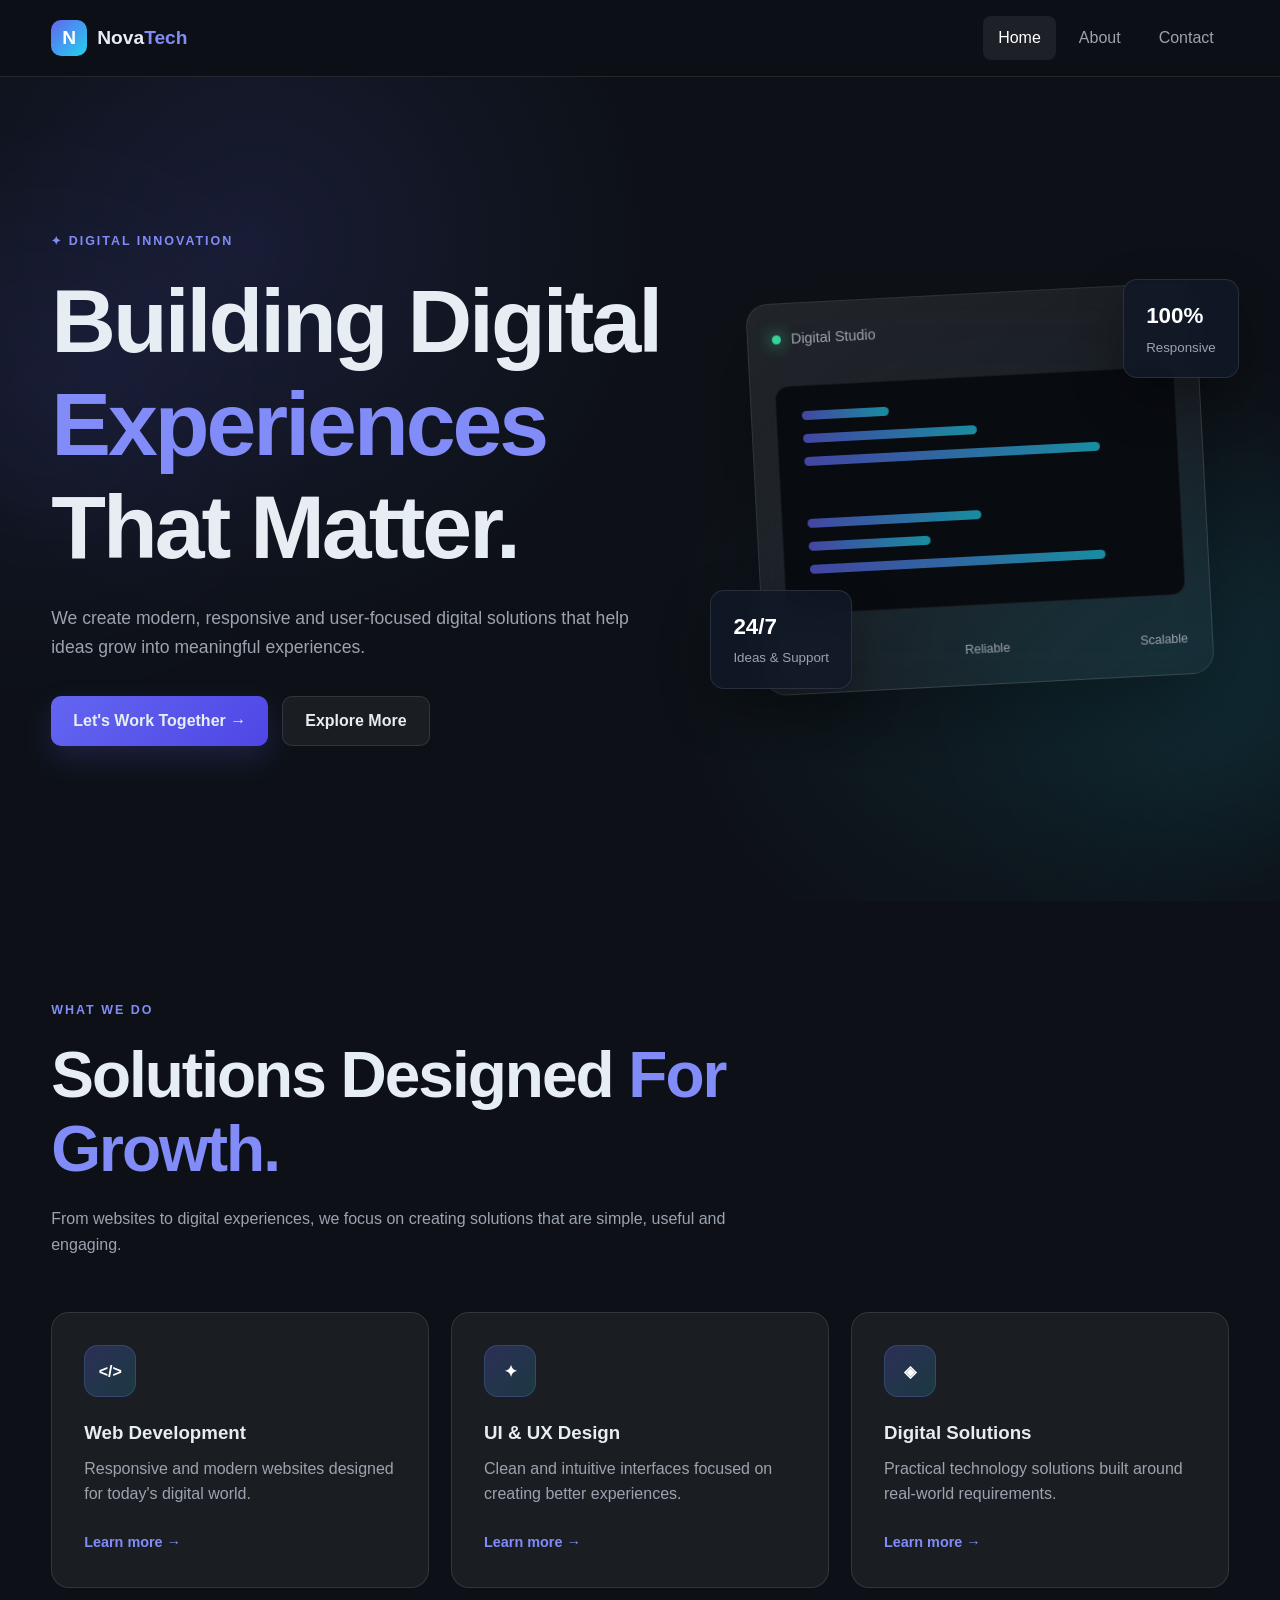
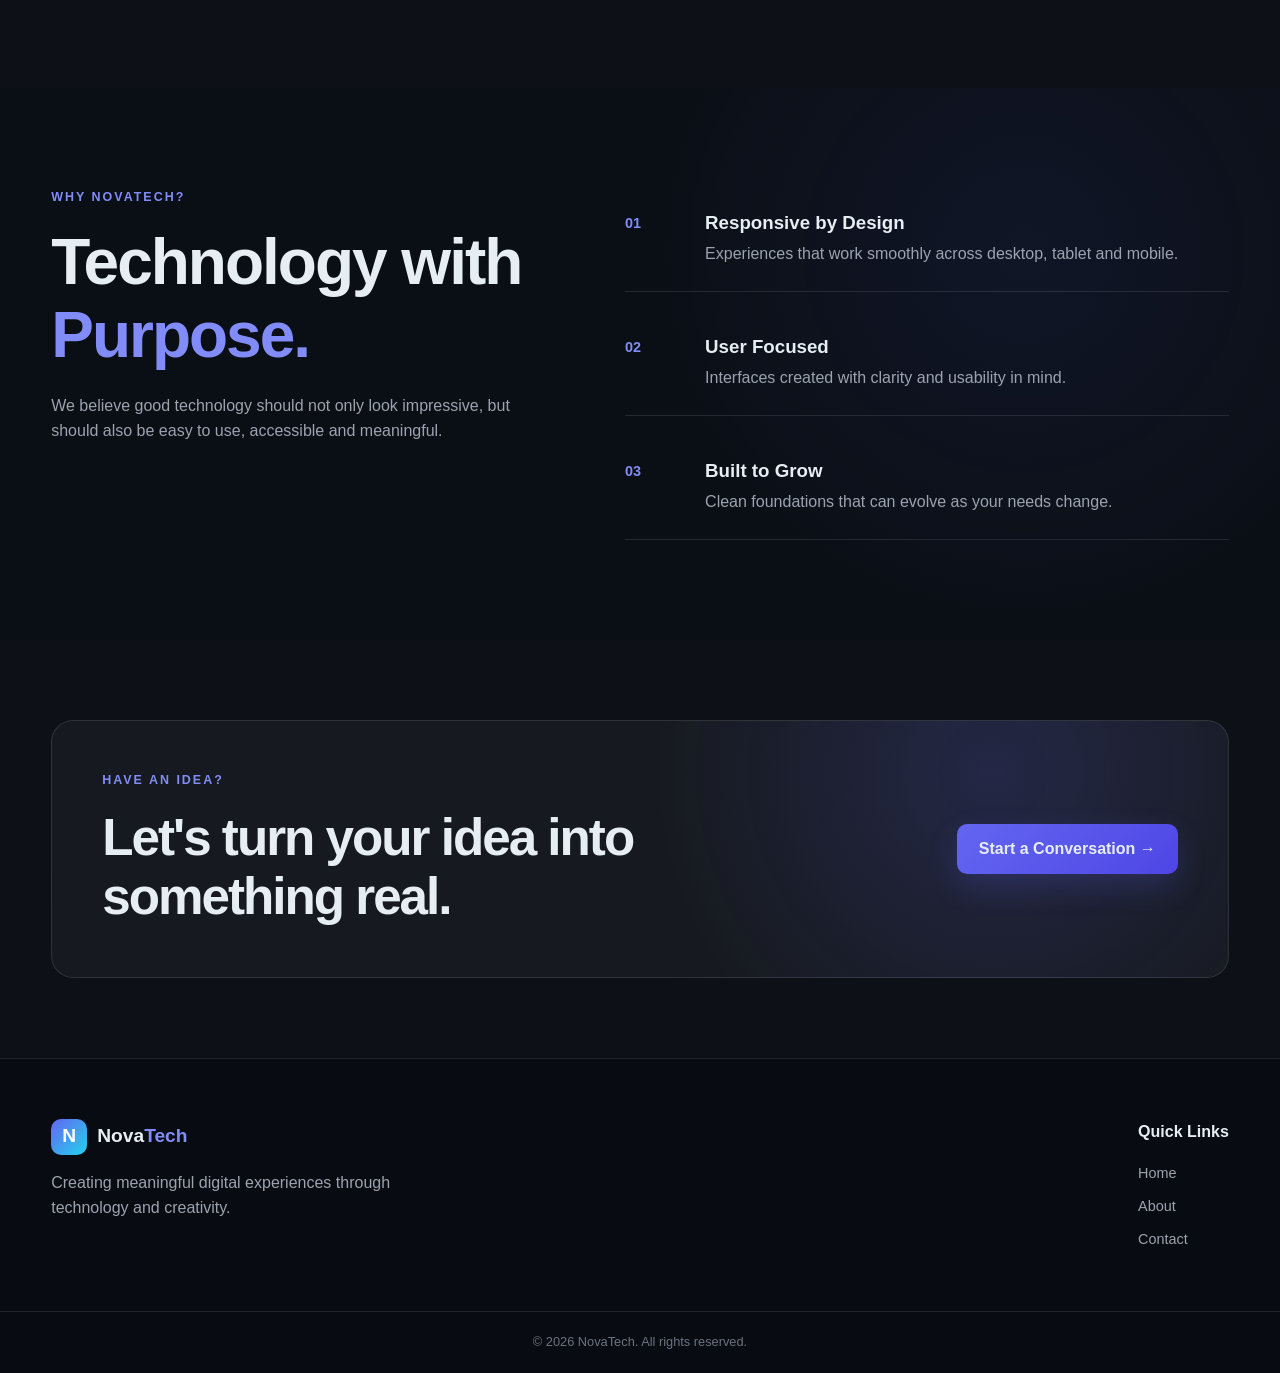
<file: index.html>
<!DOCTYPE html>
<html lang="en">
<head>
    <meta charset="UTF-8">
    <meta name="viewport" content="width=device-width, initial-scale=1.0">

    <title>NovaTech | Digital Solutions</title>

    <link rel="stylesheet" href="css/style.css">
</head>

<body>

    <!-- Navigation -->
    <header class="navbar">
        <div class="container nav-container">

            <a href="index.html" class="logo">
                <span class="logo-icon">N</span>
                <span>Nova<span>Tech</span></span>
            </a>

            <button class="menu-toggle" id="menuToggle" aria-label="Open navigation">
                ☰
            </button>

            <nav id="navMenu">
                <a href="index.html" class="active">Home</a>
                <a href="about.html">About</a>
                <a href="contact.html">Contact</a>
            </nav>

        </div>
    </header>


    <!-- Hero Section -->
    <main>

        <section class="hero">

            <div class="hero-glow glow-one"></div>
            <div class="hero-glow glow-two"></div>

            <div class="container hero-container">

                <div class="hero-content">

                    <p class="eyebrow">
                        ✦ DIGITAL INNOVATION
                    </p>

                    <h1>
                        Building Digital
                        <span>Experiences</span>
                        That Matter.
                    </h1>

                    <p class="hero-text">
                        We create modern, responsive and user-focused
                        digital solutions that help ideas grow into
                        meaningful experiences.
                    </p>

                    <div class="hero-buttons">
                        <a href="contact.html" class="btn btn-primary">
                            Let's Work Together →
                        </a>

                        <a href="about.html" class="btn btn-secondary">
                            Explore More
                        </a>
                    </div>

                </div>


                <div class="hero-visual">

                    <div class="visual-card main-card">

                        <div class="card-top">
                            <span class="status-dot"></span>
                            <span>Digital Studio</span>
                        </div>

                        <div class="code-window">

                            <div class="code-line small"></div>
                            <div class="code-line medium"></div>
                            <div class="code-line long"></div>

                            <div class="code-line space"></div>

                            <div class="code-line medium"></div>
                            <div class="code-line short"></div>
                            <div class="code-line long"></div>

                        </div>

                        <div class="visual-bottom">
                            <span>Creative</span>
                            <span>Reliable</span>
                            <span>Scalable</span>
                        </div>

                    </div>

                    <div class="floating-card card-one">
                        <strong>100%</strong>
                        <small>Responsive</small>
                    </div>

                    <div class="floating-card card-two">
                        <strong>24/7</strong>
                        <small>Ideas & Support</small>
                    </div>

                </div>

            </div>

        </section>


        <!-- Services -->
        <section class="section">

            <div class="container">

                <div class="section-heading">

                    <p class="eyebrow">WHAT WE DO</p>

                    <h2>
                        Solutions Designed
                        <span>For Growth.</span>
                    </h2>

                    <p>
                        From websites to digital experiences,
                        we focus on creating solutions that are
                        simple, useful and engaging.
                    </p>

                </div>


                <div class="services-grid">

                    <article class="service-card">

                        <div class="service-icon">
                            &lt;/&gt;
                        </div>

                        <h3>Web Development</h3>

                        <p>
                            Responsive and modern websites
                            designed for today's digital world.
                        </p>

                        <a href="about.html">Learn more →</a>

                    </article>


                    <article class="service-card">

                        <div class="service-icon">
                            ✦
                        </div>

                        <h3>UI & UX Design</h3>

                        <p>
                            Clean and intuitive interfaces
                            focused on creating better experiences.
                        </p>

                        <a href="about.html">Learn more →</a>

                    </article>


                    <article class="service-card">

                        <div class="service-icon">
                            ◈
                        </div>

                        <h3>Digital Solutions</h3>

                        <p>
                            Practical technology solutions
                            built around real-world requirements.
                        </p>

                        <a href="about.html">Learn more →</a>

                    </article>

                </div>

            </div>

        </section>


        <!-- Why Choose Us -->
        <section class="section section-dark">

            <div class="container">

                <div class="split-section">

                    <div>

                        <p class="eyebrow">WHY NOVATECH?</p>

                        <h2>
                            Technology with
                            <span>Purpose.</span>
                        </h2>

                        <p class="section-text">
                            We believe good technology should not only
                            look impressive, but should also be easy
                            to use, accessible and meaningful.
                        </p>

                    </div>


                    <div class="feature-list">

                        <div class="feature">
                            <div class="feature-number">01</div>
                            <div>
                                <h3>Responsive by Design</h3>
                                <p>
                                    Experiences that work smoothly
                                    across desktop, tablet and mobile.
                                </p>
                            </div>
                        </div>


                        <div class="feature">
                            <div class="feature-number">02</div>
                            <div>
                                <h3>User Focused</h3>
                                <p>
                                    Interfaces created with clarity
                                    and usability in mind.
                                </p>
                            </div>
                        </div>


                        <div class="feature">
                            <div class="feature-number">03</div>
                            <div>
                                <h3>Built to Grow</h3>
                                <p>
                                    Clean foundations that can evolve
                                    as your needs change.
                                </p>
                            </div>
                        </div>

                    </div>

                </div>

            </div>

        </section>


        <!-- CTA -->
        <section class="cta-section">

            <div class="container">

                <div class="cta-box">

                    <div>
                        <p class="eyebrow">HAVE AN IDEA?</p>

                        <h2>
                            Let's turn your idea
                            into something real.
                        </h2>
                    </div>

                    <a href="contact.html" class="btn btn-primary">
                        Start a Conversation →
                    </a>

                </div>

            </div>

        </section>

    </main>


    <!-- Footer -->
    <footer>

        <div class="container footer-container">

            <div>
                <a href="index.html" class="logo">
                    <span class="logo-icon">N</span>
                    <span>Nova<span>Tech</span></span>
                </a>

                <p>
                    Creating meaningful digital experiences
                    through technology and creativity.
                </p>
            </div>


            <div class="footer-links">

                <h4>Quick Links</h4>

                <a href="index.html">Home</a>
                <a href="about.html">About</a>
                <a href="contact.html">Contact</a>

            </div>

        </div>


        <div class="footer-bottom">
            <p>
                © 2026 NovaTech. All rights reserved.
            </p>
        </div>

    </footer>


    <script src="js/script.js"></script>

</body>
</html>
</file>
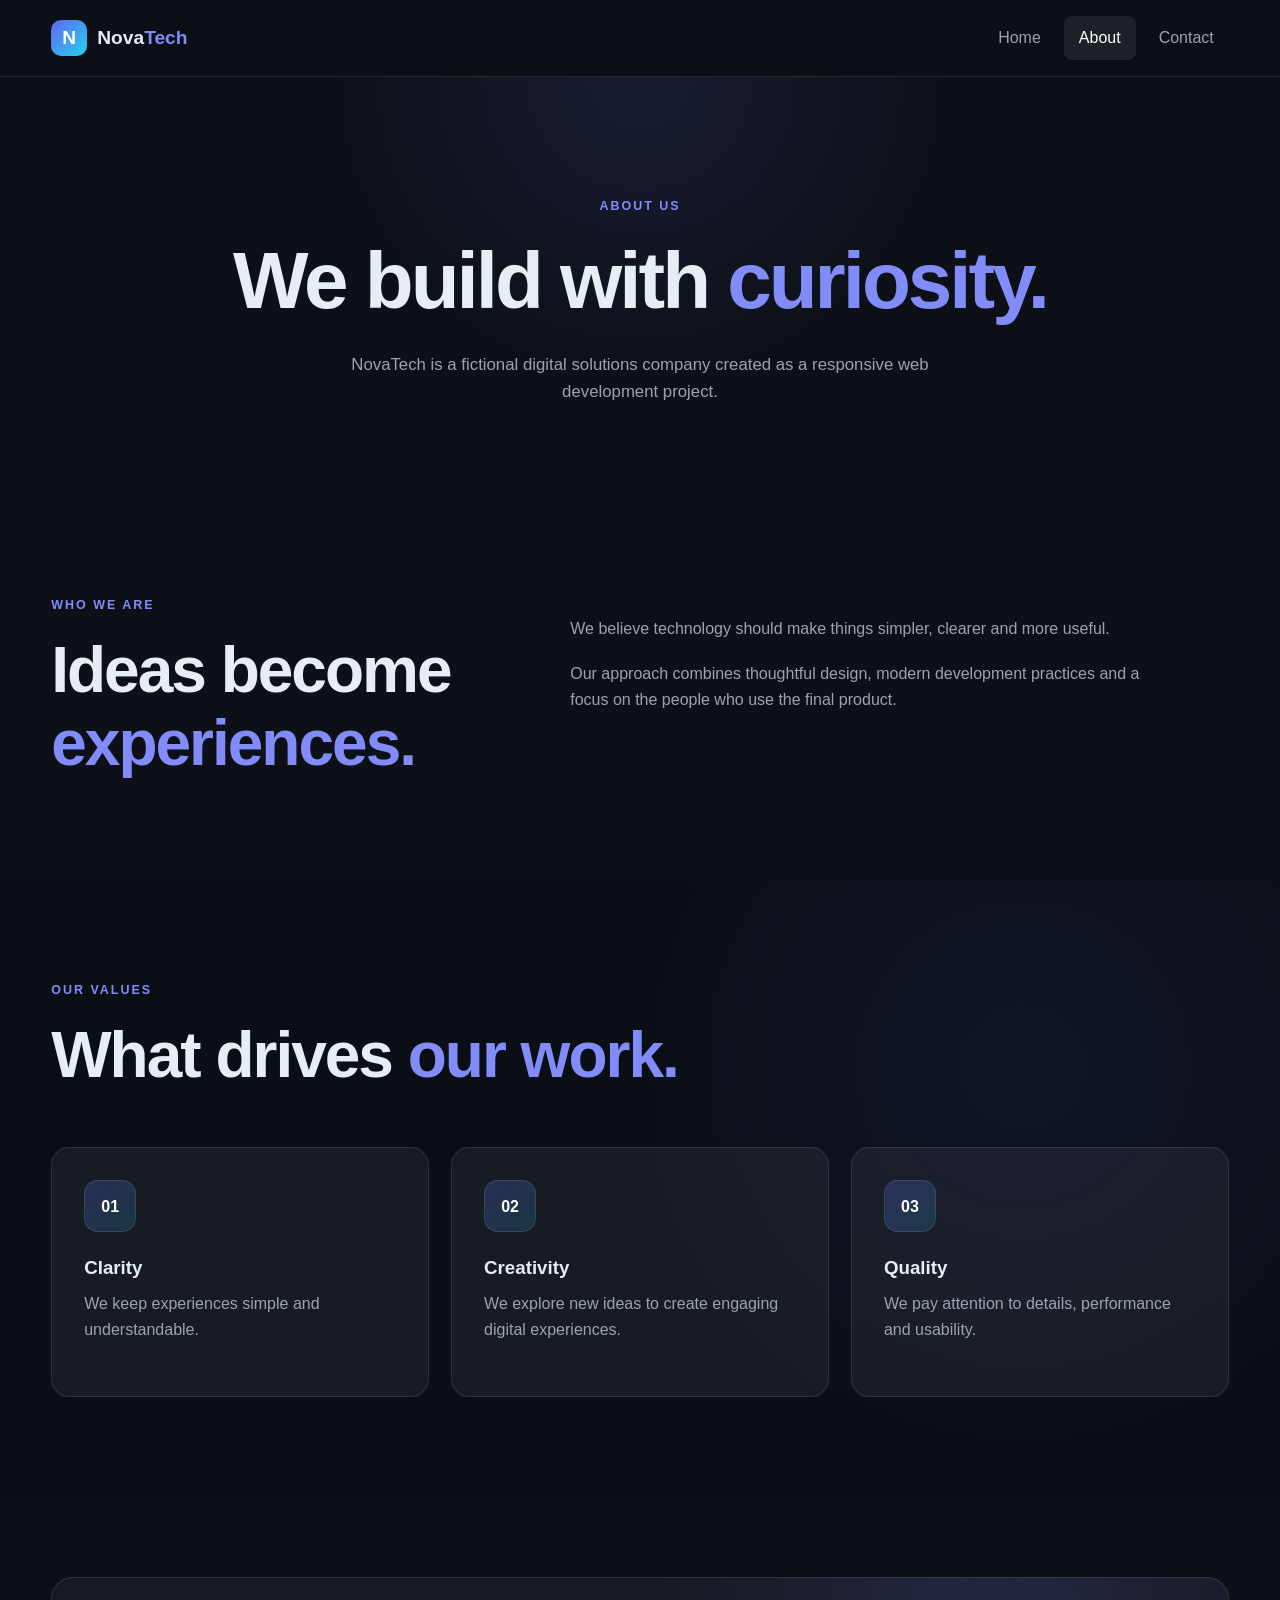
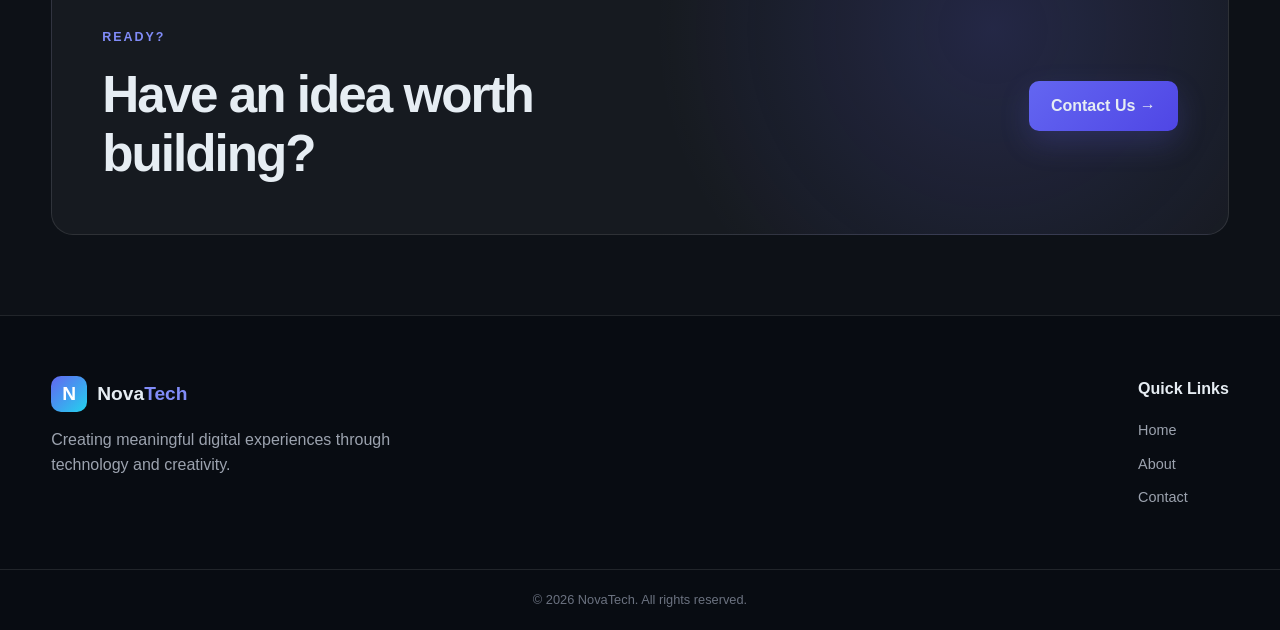
<file: about.html>
<!DOCTYPE html>
<html lang="en">
<head>
    <meta charset="UTF-8">
    <meta name="viewport" content="width=device-width, initial-scale=1.0">

    <title>About | NovaTech</title>

    <link rel="stylesheet" href="css/style.css">
</head>

<body>

    <!-- Navigation -->
    <header class="navbar">
        <div class="container nav-container">

            <a href="index.html" class="logo">
                <span class="logo-icon">N</span>
                <span>Nova<span>Tech</span></span>
            </a>

            <button class="menu-toggle" id="menuToggle" aria-label="Open navigation">
                ☰
            </button>

            <nav id="navMenu">
                <a href="index.html">Home</a>
                <a href="about.html" class="active">About</a>
                <a href="contact.html">Contact</a>
            </nav>

        </div>
    </header>


    <main>

        <!-- Page Hero -->
        <section class="page-hero">

            <div class="container">

                <p class="eyebrow">ABOUT US</p>

                <h1>
                    We build with
                    <span>curiosity.</span>
                </h1>

                <p>
                    NovaTech is a fictional digital solutions company
                    created as a responsive web development project.
                </p>

            </div>

        </section>


        <!-- About -->
        <section class="section">

            <div class="container">

                <div class="split-section about-grid">

                    <div>

                        <p class="eyebrow">WHO WE ARE</p>

                        <h2>
                            Ideas become
                            <span>experiences.</span>
                        </h2>

                    </div>

                    <div>

                        <p class="section-text">
                            We believe technology should make things
                            simpler, clearer and more useful.
                        </p>

                        <p class="section-text">
                            Our approach combines thoughtful design,
                            modern development practices and a focus
                            on the people who use the final product.
                        </p>

                    </div>

                </div>

            </div>

        </section>


        <!-- Values -->
        <section class="section section-dark">

            <div class="container">

                <div class="section-heading">

                    <p class="eyebrow">OUR VALUES</p>

                    <h2>
                        What drives
                        <span>our work.</span>
                    </h2>

                </div>


                <div class="services-grid">

                    <article class="service-card">

                        <div class="service-icon">01</div>

                        <h3>Clarity</h3>

                        <p>
                            We keep experiences simple and
                            understandable.
                        </p>

                    </article>


                    <article class="service-card">

                        <div class="service-icon">02</div>

                        <h3>Creativity</h3>

                        <p>
                            We explore new ideas to create
                            engaging digital experiences.
                        </p>

                    </article>


                    <article class="service-card">

                        <div class="service-icon">03</div>

                        <h3>Quality</h3>

                        <p>
                            We pay attention to details,
                            performance and usability.
                        </p>

                    </article>

                </div>

            </div>

        </section>


        <!-- CTA -->
        <section class="cta-section">

            <div class="container">

                <div class="cta-box">

                    <div>
                        <p class="eyebrow">READY?</p>

                        <h2>
                            Have an idea worth building?
                        </h2>
                    </div>

                    <a href="contact.html" class="btn btn-primary">
                        Contact Us →
                    </a>

                </div>

            </div>

        </section>

    </main>


    <!-- Footer -->
    <footer>

        <div class="container footer-container">

            <div>
                <a href="index.html" class="logo">
                    <span class="logo-icon">N</span>
                    <span>Nova<span>Tech</span></span>
                </a>

                <p>
                    Creating meaningful digital experiences
                    through technology and creativity.
                </p>
            </div>


            <div class="footer-links">

                <h4>Quick Links</h4>

                <a href="index.html">Home</a>
                <a href="about.html">About</a>
                <a href="contact.html">Contact</a>

            </div>

        </div>


        <div class="footer-bottom">
            <p>
                © 2026 NovaTech. All rights reserved.
            </p>
        </div>

    </footer>


    <script src="js/script.js"></script>

</body>
</html>
</file>
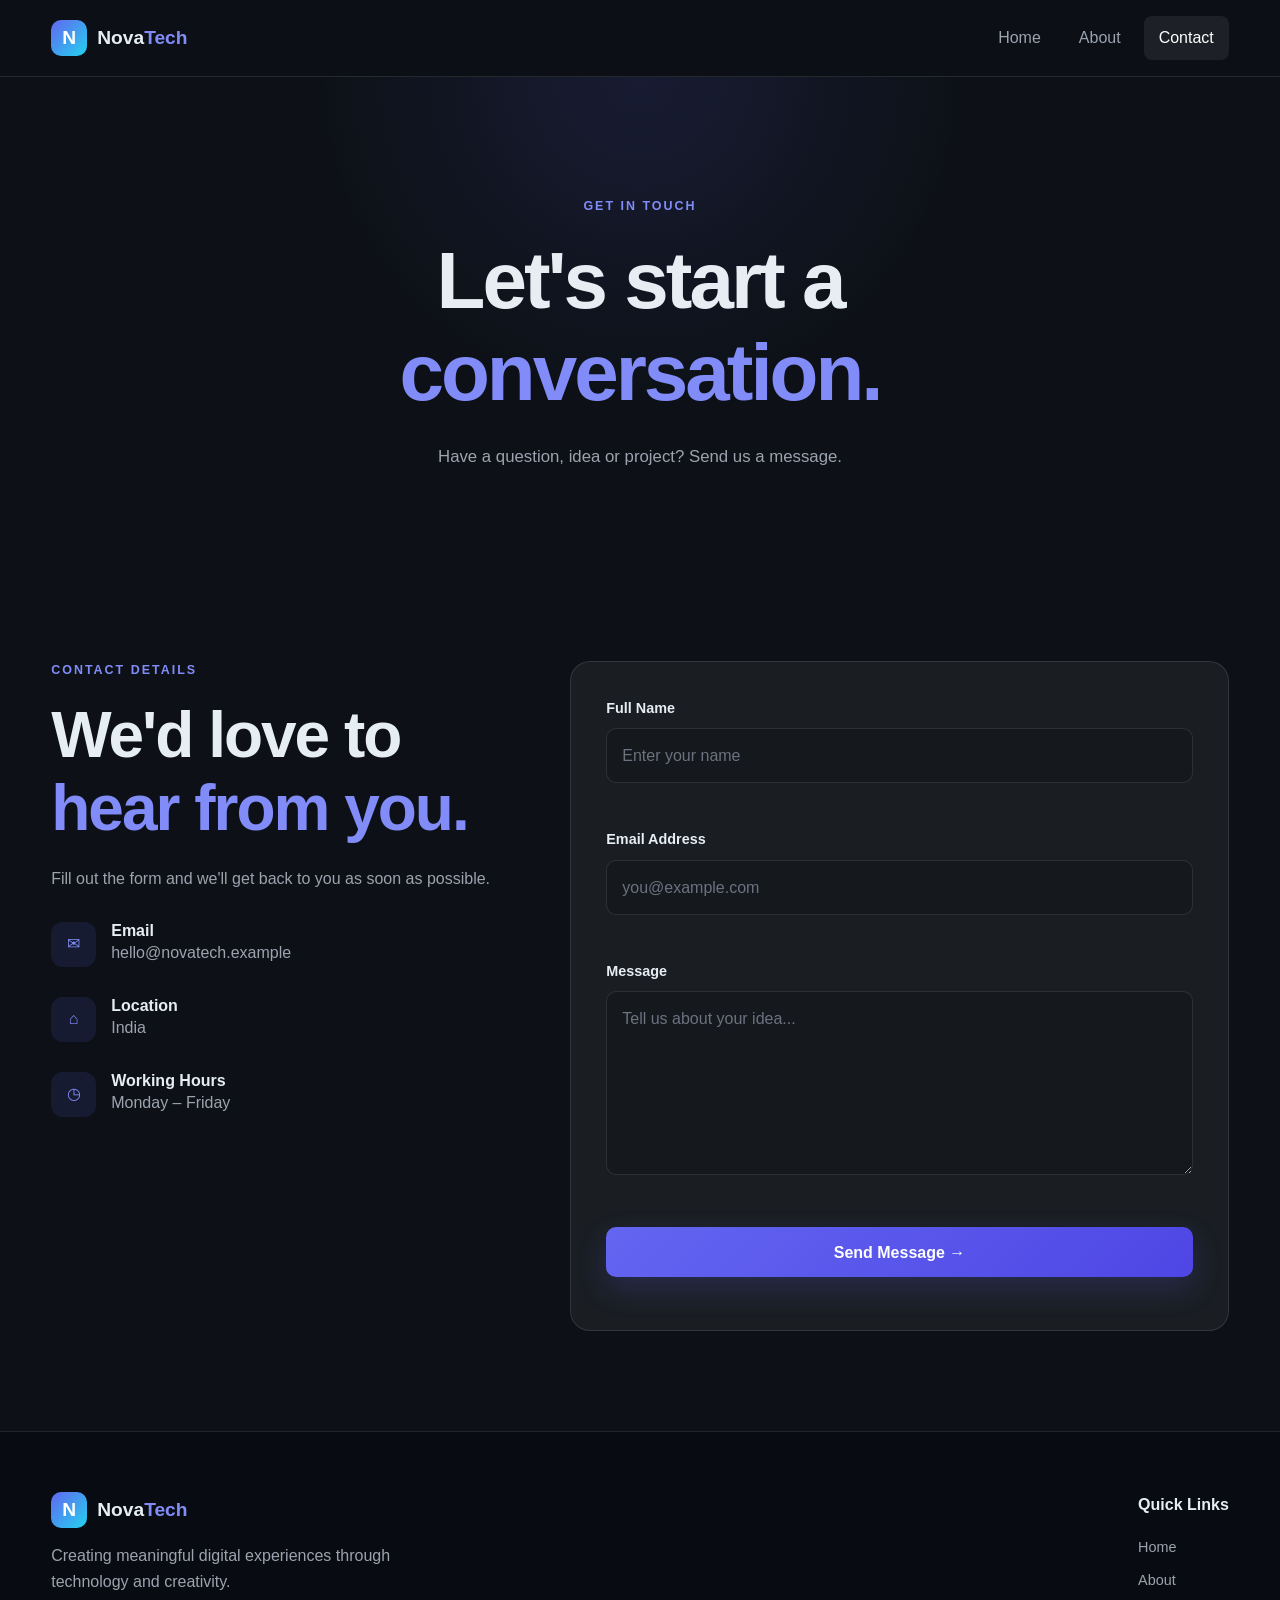
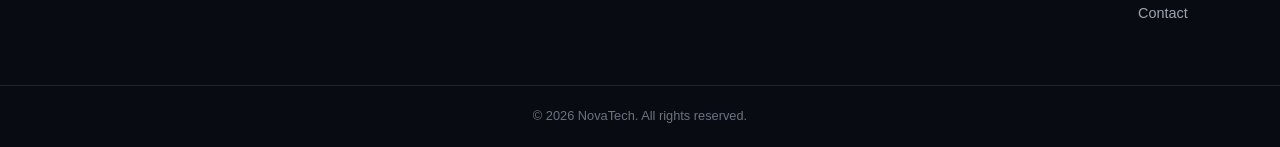
<file: contact.html>
<!DOCTYPE html>
<html lang="en">
<head>
    <meta charset="UTF-8">
    <meta name="viewport" content="width=device-width, initial-scale=1.0">

    <title>Contact | NovaTech</title>

    <link rel="stylesheet" href="css/style.css">
</head>

<body>

    <!-- Navigation -->
    <header class="navbar">
        <div class="container nav-container">

            <a href="index.html" class="logo">
                <span class="logo-icon">N</span>
                <span>Nova<span>Tech</span></span>
            </a>

            <button class="menu-toggle" id="menuToggle" aria-label="Open navigation">
                ☰
            </button>

            <nav id="navMenu">
                <a href="index.html">Home</a>
                <a href="about.html">About</a>
                <a href="contact.html" class="active">Contact</a>
            </nav>

        </div>
    </header>


    <main>

        <!-- Contact Hero -->
        <section class="page-hero">

            <div class="container">

                <p class="eyebrow">GET IN TOUCH</p>

                <h1>
                    Let's start a
                    <span>conversation.</span>
                </h1>

                <p>
                    Have a question, idea or project?
                    Send us a message.
                </p>

            </div>

        </section>


        <!-- Contact Section -->
        <section class="section">

            <div class="container contact-grid">

                <!-- Contact Information -->
                <div class="contact-info">

                    <p class="eyebrow">CONTACT DETAILS</p>

                    <h2>
                        We'd love to
                        <span>hear from you.</span>
                    </h2>

                    <p class="section-text">
                        Fill out the form and we'll get back to you
                        as soon as possible.
                    </p>


                    <div class="contact-item">

                        <div class="contact-icon">✉</div>

                        <div>
                            <h3>Email</h3>
                            <p>hello@novatech.example</p>
                        </div>

                    </div>


                    <div class="contact-item">

                        <div class="contact-icon">⌂</div>

                        <div>
                            <h3>Location</h3>
                            <p>India</p>
                        </div>

                    </div>


                    <div class="contact-item">

                        <div class="contact-icon">◷</div>

                        <div>
                            <h3>Working Hours</h3>
                            <p>Monday – Friday</p>
                        </div>

                    </div>

                </div>


                <!-- Form -->
                <div class="form-card">

                    <form id="contactForm" novalidate>

                        <div class="form-group">

                            <label for="name">
                                Full Name
                            </label>

                            <input
                                type="text"
                                id="name"
                                name="name"
                                placeholder="Enter your name"
                                required
                            >

                            <small class="error" id="nameError"></small>

                        </div>


                        <div class="form-group">

                            <label for="email">
                                Email Address
                            </label>

                            <input
                                type="email"
                                id="email"
                                name="email"
                                placeholder="you@example.com"
                                required
                            >

                            <small class="error" id="emailError"></small>

                        </div>


                        <div class="form-group">

                            <label for="message">
                                Message
                            </label>

                            <textarea
                                id="message"
                                name="message"
                                rows="6"
                                placeholder="Tell us about your idea..."
                                required
                            ></textarea>

                            <small class="error" id="messageError"></small>

                        </div>


                        <button type="submit" class="btn btn-primary submit-btn">
                            Send Message →
                        </button>


                        <p id="successMessage" class="success-message"></p>

                    </form>

                </div>

            </div>

        </section>

    </main>


    <!-- Footer -->
    <footer>

        <div class="container footer-container">

            <div>
                <a href="index.html" class="logo">
                    <span class="logo-icon">N</span>
                    <span>Nova<span>Tech</span></span>
                </a>

                <p>
                    Creating meaningful digital experiences
                    through technology and creativity.
                </p>
            </div>


            <div class="footer-links">

                <h4>Quick Links</h4>

                <a href="index.html">Home</a>
                <a href="about.html">About</a>
                <a href="contact.html">Contact</a>

            </div>

        </div>


        <div class="footer-bottom">
            <p>
                © 2026 NovaTech. All rights reserved.
            </p>
        </div>

    </footer>


    <script src="js/script.js"></script>

</body>
</html>
</file>
<file: css/style.css>
/* ================================
   RESET
================================ */

* {
    margin: 0;
    padding: 0;
    box-sizing: border-box;
}


html {
    scroll-behavior: smooth;
}


body {
    font-family: "Segoe UI", Arial, sans-serif;
    background: #0d1117;
    color: #e6edf3;
    line-height: 1.6;
}


a {
    color: inherit;
    text-decoration: none;
}


img {
    max-width: 100%;
}


button,
input,
textarea {
    font: inherit;
}


/* ================================
   VARIABLES
================================ */

:root {

    --bg: #0d1117;
    --bg-soft: #111827;
    --card: rgba(255, 255, 255, 0.055);

    --border: rgba(255, 255, 255, 0.1);

    --text: #f3f4f6;
    --muted: #9ca3af;

    --primary: #6366f1;
    --primary-light: #818cf8;

    --cyan: #22d3ee;

    --max-width: 1180px;
}


/* ================================
   COMMON
================================ */

.container {
    width: min(92%, var(--max-width));
    margin: auto;
}


.section {
    padding: 100px 0;
}


.section-dark {
    background:
        radial-gradient(
            circle at 80% 30%,
            rgba(99, 102, 241, 0.08),
            transparent 35%
        ),
        #0a0f16;
}


.eyebrow {
    color: var(--primary-light);
    font-size: 0.78rem;
    font-weight: 700;
    letter-spacing: 2px;
    margin-bottom: 18px;
}


h1,
h2,
h3 {
    line-height: 1.15;
}


h1 {
    font-size: clamp(3rem, 7vw, 5.8rem);
    letter-spacing: -3px;
}


h2 {
    font-size: clamp(2.2rem, 5vw, 4rem);
    letter-spacing: -2px;
}


h1 span,
h2 span {
    color: var(--primary-light);
}


.section-text {
    color: var(--muted);
    margin-top: 20px;
    max-width: 600px;
}


/* ================================
   NAVBAR
================================ */

.navbar {
    position: sticky;
    top: 0;
    z-index: 1000;

    background: rgba(13, 17, 23, 0.82);
    backdrop-filter: blur(16px);

    border-bottom: 1px solid var(--border);
}


.nav-container {
    height: 76px;

    display: flex;
    align-items: center;
    justify-content: space-between;
}


.logo {
    display: flex;
    align-items: center;
    gap: 10px;

    font-size: 1.2rem;
    font-weight: 800;
}


.logo > span:last-child > span {
    color: var(--primary-light);
}


.logo-icon {
    width: 36px;
    height: 36px;

    display: grid;
    place-items: center;

    border-radius: 10px;

    background:
        linear-gradient(
            135deg,
            var(--primary),
            var(--cyan)
        );

    color: white;
}


nav {
    display: flex;
    gap: 8px;
}


nav a {
    color: var(--muted);

    padding: 9px 15px;

    border-radius: 8px;

    transition: 0.25s;
}


nav a:hover,
nav a.active {
    color: white;
    background: rgba(255, 255, 255, 0.07);
}


.menu-toggle {
    display: none;

    border: 1px solid var(--border);
    background: var(--card);
    color: white;

    padding: 7px 11px;
    border-radius: 8px;

    cursor: pointer;
}


/* ================================
   HERO
================================ */

.hero {
    min-height: calc(100vh - 76px);

    position: relative;
    overflow: hidden;

    display: flex;
    align-items: center;

    background:
        radial-gradient(
            circle at 20% 20%,
            rgba(99, 102, 241, 0.13),
            transparent 32%
        ),
        radial-gradient(
            circle at 80% 70%,
            rgba(34, 211, 238, 0.08),
            transparent 30%
        );
}


.hero-container {
    display: grid;
    grid-template-columns: 1.1fr 0.9fr;
    gap: 70px;
    align-items: center;
}


.hero-content {
    position: relative;
    z-index: 2;
}


.hero-text {
    max-width: 620px;

    color: var(--muted);

    font-size: 1.1rem;

    margin: 25px 0 35px;
}


.hero-buttons {
    display: flex;
    flex-wrap: wrap;
    gap: 14px;
}


/* ================================
   BUTTONS
================================ */

.btn {
    display: inline-flex;
    align-items: center;
    justify-content: center;

    min-height: 50px;

    padding: 0 22px;

    border-radius: 10px;

    font-weight: 700;

    transition:
        transform 0.25s,
        box-shadow 0.25s,
        background 0.25s;
}


.btn:hover {
    transform: translateY(-3px);
}


.btn-primary {
    background:
        linear-gradient(
            135deg,
            var(--primary),
            #4f46e5
        );

    box-shadow:
        0 12px 30px rgba(99, 102, 241, 0.2);
}


.btn-primary:hover {
    box-shadow:
        0 16px 40px rgba(99, 102, 241, 0.35);
}


.btn-secondary {
    border: 1px solid var(--border);
    background: var(--card);
}


.btn-secondary:hover {
    background: rgba(255, 255, 255, 0.09);
}


/* ================================
   HERO VISUAL
================================ */

.hero-visual {
    min-height: 500px;

    position: relative;

    display: grid;
    place-items: center;
}


.main-card {
    width: min(100%, 450px);

    padding: 24px;

    border: 1px solid var(--border);
    border-radius: 22px;

    background:
        linear-gradient(
            145deg,
            rgba(255,255,255,0.08),
            rgba(255,255,255,0.025)
        );

    backdrop-filter: blur(18px);

    box-shadow:
        0 30px 80px rgba(0, 0, 0, 0.35);

    transform: rotate(-3deg);

    transition: 0.4s;
}


.main-card:hover {
    transform: rotate(0deg) translateY(-8px);
}


.card-top {
    display: flex;
    align-items: center;
    gap: 10px;

    color: var(--muted);

    font-size: 0.9rem;
}


.status-dot {
    width: 9px;
    height: 9px;

    border-radius: 50%;

    background: #34d399;

    box-shadow: 0 0 15px #34d399;
}


.code-window {
    margin: 35px 0;

    padding: 25px;

    background: #080b10;

    border-radius: 14px;

    border: 1px solid rgba(255,255,255,0.06);
}


.code-line {
    height: 9px;

    border-radius: 10px;

    background:
        linear-gradient(
            90deg,
            var(--primary),
            var(--cyan)
        );

    opacity: 0.65;

    margin-bottom: 14px;
}


.code-line.small {
    width: 25%;
}


.code-line.medium {
    width: 50%;
}


.code-line.long {
    width: 85%;
}


.code-line.short {
    width: 35%;
}


.code-line.space {
    margin-bottom: 30px;
    opacity: 0;
}


.visual-bottom {
    display: flex;
    justify-content: space-between;

    color: var(--muted);

    font-size: 0.78rem;
}


.floating-card {
    position: absolute;

    padding: 18px 22px;

    border-radius: 14px;

    border: 1px solid var(--border);

    background: rgba(17, 24, 39, 0.85);

    backdrop-filter: blur(15px);

    box-shadow: 0 20px 50px rgba(0,0,0,0.3);
}


.floating-card strong {
    display: block;

    font-size: 1.4rem;

    color: white;
}


.floating-card small {
    color: var(--muted);
}


.card-one {
    top: 40px;
    right: -10px;
}


.card-two {
    bottom: 50px;
    left: -20px;
}


/* ================================
   SERVICES
================================ */

.section-heading {
    max-width: 700px;
    margin-bottom: 55px;
}


.section-heading > p:last-child {
    color: var(--muted);
    margin-top: 20px;
}


.services-grid {
    display: grid;
    grid-template-columns: repeat(3, 1fr);
    gap: 22px;
}


.service-card {
    padding: 32px;

    border: 1px solid var(--border);
    border-radius: 18px;

    background: var(--card);

    transition:
        transform 0.3s,
        border-color 0.3s,
        background 0.3s;
}


.service-card:hover {
    transform: translateY(-8px);

    border-color: rgba(129, 140, 248, 0.35);

    background: rgba(255,255,255,0.075);
}


.service-icon {
    width: 52px;
    height: 52px;

    display: grid;
    place-items: center;

    border-radius: 14px;

    margin-bottom: 25px;

    color: white;

    font-weight: 800;

    background:
        linear-gradient(
            135deg,
            rgba(99,102,241,0.25),
            rgba(34,211,238,0.15)
        );

    border: 1px solid rgba(129,140,248,0.2);
}


.service-card h3 {
    margin-bottom: 12px;
}


.service-card p {
    color: var(--muted);

    margin-bottom: 22px;
}


.service-card a {
    color: var(--primary-light);

    font-size: 0.9rem;
    font-weight: 700;
}


/* ================================
   FEATURES
================================ */

.split-section {
    display: grid;
    grid-template-columns: 0.9fr 1.1fr;

    gap: 80px;

    align-items: start;
}


.feature-list {
    display: grid;
    gap: 20px;
}


.feature {
    display: grid;
    grid-template-columns: 60px 1fr;

    gap: 20px;

    padding: 24px 0;

    border-bottom: 1px solid var(--border);
}


.feature-number {
    color: var(--primary-light);

    font-size: 0.9rem;
    font-weight: 800;
}


.feature h3 {
    margin-bottom: 8px;
}


.feature p {
    color: var(--muted);
}


/* ================================
   CTA
================================ */

.cta-section {
    padding: 80px 0;
}


.cta-box {
    padding: 50px;

    display: flex;
    align-items: center;
    justify-content: space-between;

    gap: 30px;

    border-radius: 22px;

    border: 1px solid var(--border);

    background:
        radial-gradient(
            circle at 80% 20%,
            rgba(99,102,241,0.18),
            transparent 35%
        ),
        rgba(255,255,255,0.04);
}


.cta-box h2 {
    max-width: 650px;

    font-size: clamp(2rem, 4vw, 3.3rem);
}


/* ================================
   PAGE HERO
================================ */

.page-hero {
    padding: 120px 0 90px;

    background:
        radial-gradient(
            circle at 50% 0%,
            rgba(99,102,241,0.13),
            transparent 40%
        );

    text-align: center;
}


.page-hero .container {
    max-width: 850px;
}


.page-hero h1 {
    font-size: clamp(3rem, 7vw, 5rem);
}


.page-hero p:last-child {
    max-width: 650px;

    margin: 25px auto 0;

    color: var(--muted);

    font-size: 1.05rem;
}


/* ================================
   ABOUT
================================ */

.about-grid {
    grid-template-columns: 0.8fr 1.2fr;
}


/* ================================
   CONTACT
================================ */

.contact-grid {
    display: grid;

    grid-template-columns: 0.8fr 1.2fr;

    gap: 80px;

    align-items: start;
}


.contact-info h2 {
    margin-bottom: 10px;
}


.contact-item {
    display: flex;

    gap: 15px;

    margin-top: 30px;
}


.contact-icon {
    width: 45px;
    height: 45px;

    flex-shrink: 0;

    display: grid;
    place-items: center;

    border-radius: 12px;

    background: rgba(99,102,241,0.12);

    color: var(--primary-light);
}


.contact-item h3 {
    font-size: 1rem;
}


.contact-item p {
    color: var(--muted);
}


/* ================================
   FORM
================================ */

.form-card {
    padding: 35px;

    border: 1px solid var(--border);

    border-radius: 20px;

    background: var(--card);
}


.form-group {
    margin-bottom: 22px;
}


.form-group label {
    display: block;

    margin-bottom: 8px;

    font-weight: 600;

    font-size: 0.9rem;
}


.form-group input,
.form-group textarea {
    width: 100%;

    border: 1px solid var(--border);

    outline: none;

    background: rgba(0,0,0,0.18);

    color: white;

    padding: 14px 15px;

    border-radius: 10px;

    transition: 0.25s;
}


.form-group textarea {
    resize: vertical;
}


.form-group input::placeholder,
.form-group textarea::placeholder {
    color: #6b7280;
}


.form-group input:focus,
.form-group textarea:focus {
    border-color: var(--primary-light);

    box-shadow:
        0 0 0 3px rgba(99,102,241,0.1);
}


.error {
    display: block;

    min-height: 18px;

    margin-top: 5px;

    color: #fb7185;

    font-size: 0.8rem;
}


.success-message {
    color: #34d399;

    margin-top: 18px;

    font-size: 0.9rem;
}


.submit-btn {
    border: none;

    color: white;

    cursor: pointer;

    width: 100%;
}


/* ================================
   FOOTER
================================ */

footer {
    border-top: 1px solid var(--border);

    background: #080c12;
}


.footer-container {
    padding: 60px 0;

    display: grid;

    grid-template-columns: 1fr auto;

    gap: 50px;
}


.footer-container p {
    max-width: 400px;

    color: var(--muted);

    margin-top: 15px;
}


.footer-links {
    display: flex;
    flex-direction: column;

    gap: 10px;
}


.footer-links h4 {
    margin-bottom: 8px;
}


.footer-links a {
    color: var(--muted);

    font-size: 0.9rem;
}


.footer-links a:hover {
    color: white;
}


.footer-bottom {
    border-top: 1px solid var(--border);

    text-align: center;

    padding: 20px;

    color: #6b7280;

    font-size: 0.8rem;
}


/* ================================
   HERO GLOW
================================ */

.hero-glow {
    position: absolute;

    width: 300px;
    height: 300px;

    border-radius: 50%;

    filter: blur(100px);

    opacity: 0.12;

    pointer-events: none;
}


.glow-one {
    background: var(--primary);

    left: -100px;
    top: 20%;
}


.glow-two {
    background: var(--cyan);

    right: -100px;
    bottom: 10%;
}


/* ================================
   RESPONSIVE
================================ */

@media (max-width: 900px) {

    .hero-container,
    .split-section,
    .contact-grid {
        grid-template-columns: 1fr;
    }


    .hero {
        padding: 80px 0;
    }


    .hero-visual {
        min-height: 430px;
    }


    .services-grid {
        grid-template-columns: 1fr 1fr;
    }


    .cta-box {
        flex-direction: column;
        align-items: flex-start;
    }

}


@media (max-width: 650px) {

    .nav-container {
        height: 68px;
    }


    .menu-toggle {
        display: block;
    }


    nav {
        position: absolute;

        top: 68px;
        left: 0;
        right: 0;

        display: none;

        flex-direction: column;

        padding: 15px;

        background: #0d1117;

        border-bottom: 1px solid var(--border);
    }


    nav.show {
        display: flex;
    }


    nav a {
        width: 100%;
    }


    .section {
        padding: 75px 0;
    }


    h1 {
        letter-spacing: -2px;
    }


    .services-grid {
        grid-template-columns: 1fr;
    }


    .hero-buttons {
        flex-direction: column;
    }


    .hero-buttons .btn {
        width: 100%;
    }


    .hero-visual {
        min-height: 360px;
    }


    .main-card {
        width: 90%;
    }


    .card-one {
        right: 0;
        top: 15px;
    }


    .card-two {
        left: 0;
        bottom: 20px;
    }


    .form-card {
        padding: 24px;
    }


    .footer-container {
        grid-template-columns: 1fr;
    }


    .cta-box {
        padding: 30px;
    }

}
</file>
